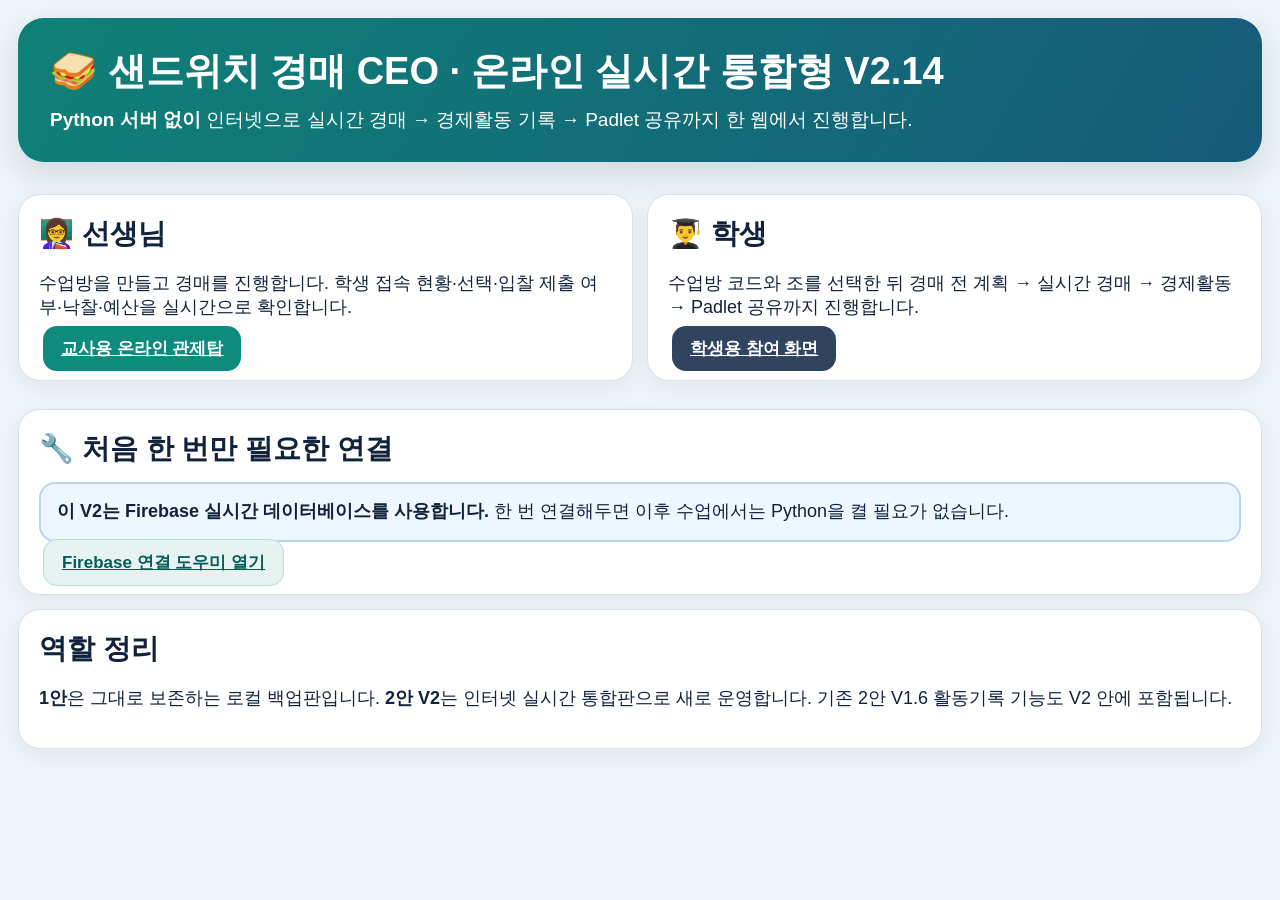
<file: index.html>
<!doctype html><html lang="ko"><head><meta charset="utf-8"><meta name="viewport" content="width=device-width,initial-scale=1"><title>샌드위치 경매 CEO · 온라인 실시간 통합형</title><link rel="stylesheet" href="style.css"></head><body><div class="wrap"><div class="hero"><h1>🥪 샌드위치 경매 CEO · 온라인 실시간 통합형 V2.14</h1><p><b>Python 서버 없이</b> 인터넷으로 실시간 경매 → 경제활동 기록 → Padlet 공유까지 한 웹에서 진행합니다.</p></div><div class="grid"><div class="card"><h2>👩‍🏫 선생님</h2><p>수업방을 만들고 경매를 진행합니다. 학생 접속 현황·선택·입찰 제출 여부·낙찰·예산을 실시간으로 확인합니다.</p><a class="btn" href="teacher.html">교사용 온라인 관제탑</a></div><div class="card"><h2>👨‍🎓 학생</h2><p>수업방 코드와 조를 선택한 뒤 경매 전 계획 → 실시간 경매 → 경제활동 → Padlet 공유까지 진행합니다.</p><a class="btn secondary" href="student.html">학생용 참여 화면</a></div></div><div class="card"><h2>🔧 처음 한 번만 필요한 연결</h2><div class="notice"><b>이 V2는 Firebase 실시간 데이터베이스를 사용합니다.</b> 한 번 연결해두면 이후 수업에서는 Python을 켤 필요가 없습니다.</div><a class="btn light" href="firebase-setup.html">Firebase 연결 도우미 열기</a></div><div class="card"><h2>역할 정리</h2><p><b>1안</b>은 그대로 보존하는 로컬 백업판입니다. <b>2안 V2</b>는 인터넷 실시간 통합판으로 새로 운영합니다. 기존 2안 V1.6 활동기록 기능도 V2 안에 포함됩니다.</p></div></div></body></html>
</file>
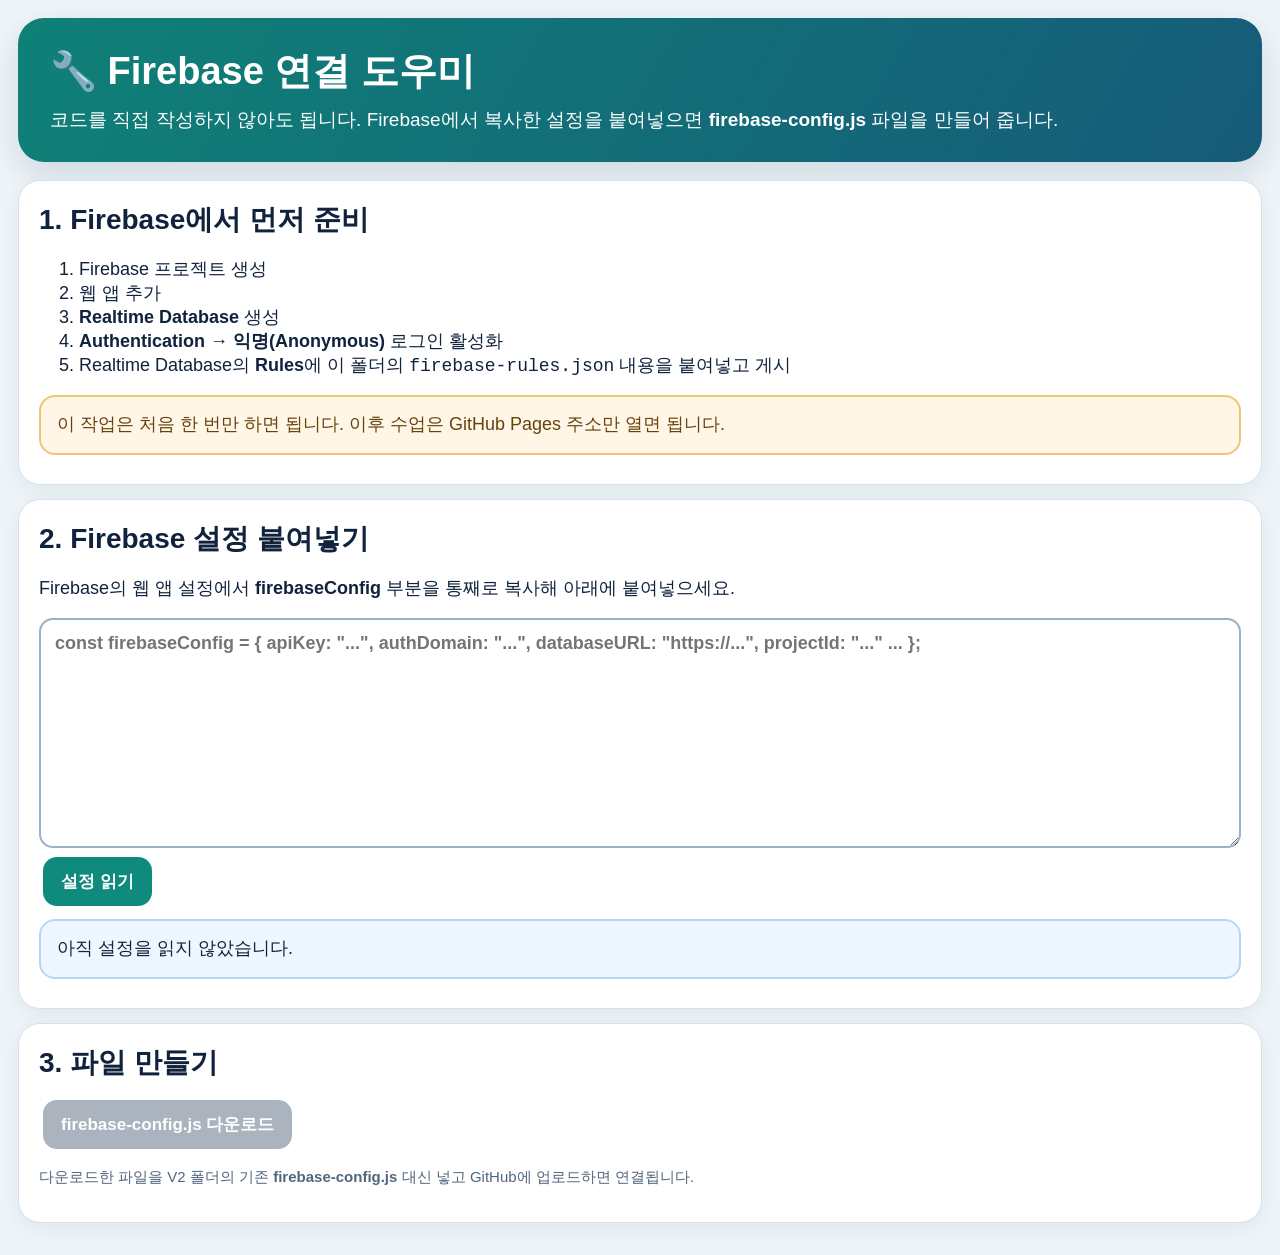
<file: firebase-setup.html>
<!doctype html><html lang="ko"><head><meta charset="utf-8"><meta name="viewport" content="width=device-width,initial-scale=1"><title>Firebase 연결 도우미</title><link rel="stylesheet" href="style.css"></head><body><div class="wrap"><div class="hero"><h1>🔧 Firebase 연결 도우미</h1><p>코드를 직접 작성하지 않아도 됩니다. Firebase에서 복사한 설정을 붙여넣으면 <b>firebase-config.js</b> 파일을 만들어 줍니다.</p></div><div class="card"><h2>1. Firebase에서 먼저 준비</h2><ol><li>Firebase 프로젝트 생성</li><li>웹 앱 추가</li><li><b>Realtime Database</b> 생성</li><li><b>Authentication → 익명(Anonymous)</b> 로그인 활성화</li><li>Realtime Database의 <b>Rules</b>에 이 폴더의 <code>firebase-rules.json</code> 내용을 붙여넣고 게시</li></ol><div class="warnbox">이 작업은 처음 한 번만 하면 됩니다. 이후 수업은 GitHub Pages 주소만 열면 됩니다.</div></div><div class="card"><h2>2. Firebase 설정 붙여넣기</h2><p>Firebase의 웹 앱 설정에서 <b>firebaseConfig</b> 부분을 통째로 복사해 아래에 붙여넣으세요.</p><textarea id="src" style="min-height:230px" placeholder='const firebaseConfig = { apiKey: "...", authDomain: "...", databaseURL: "https://...", projectId: "..." ... };'></textarea><button id="make" class="btn">설정 읽기</button><div id="result" class="notice">아직 설정을 읽지 않았습니다.</div></div><div class="card"><h2>3. 파일 만들기</h2><button id="download" class="btn secondary" disabled>firebase-config.js 다운로드</button><p class="muted">다운로드한 파일을 V2 폴더의 기존 <b>firebase-config.js</b> 대신 넣고 GitHub에 업로드하면 연결됩니다.</p></div></div><script>
let parsed=null;const r=document.querySelector('#result');
document.querySelector('#make').onclick=()=>{try{const s=document.querySelector('#src').value;const m=s.match(/\{[\s\S]*\}/);if(!m)throw new Error('중괄호 { } 안의 설정을 찾지 못했습니다.');let body=m[0].replace(/([A-Za-z0-9_]+)\s*:/g,'"$1":').replace(/'/g,'"').replace(/,\s*}/,'}');parsed=JSON.parse(body);if(!parsed.apiKey||!parsed.projectId||!parsed.databaseURL)throw new Error('apiKey / projectId / databaseURL이 모두 필요합니다.');r.className='okbox';r.innerHTML='<b>✅ 설정을 읽었습니다.</b><br>프로젝트: '+parsed.projectId+'<br>Database: '+parsed.databaseURL;document.querySelector('#download').disabled=false}catch(e){r.className='warnbox';r.textContent='설정 읽기 실패: '+e.message}};
document.querySelector('#download').onclick=()=>{if(!parsed)return;const text='// 자동 생성된 Firebase 설정\nwindow.SANDWICH_FIREBASE_CONFIG = '+JSON.stringify(parsed,null,2)+';\n';const b=new Blob([text],{type:'text/javascript'}),a=document.createElement('a');a.href=URL.createObjectURL(b);a.download='firebase-config.js';a.click();setTimeout(()=>URL.revokeObjectURL(a.href),1000)};
</script></body></html>
</file>
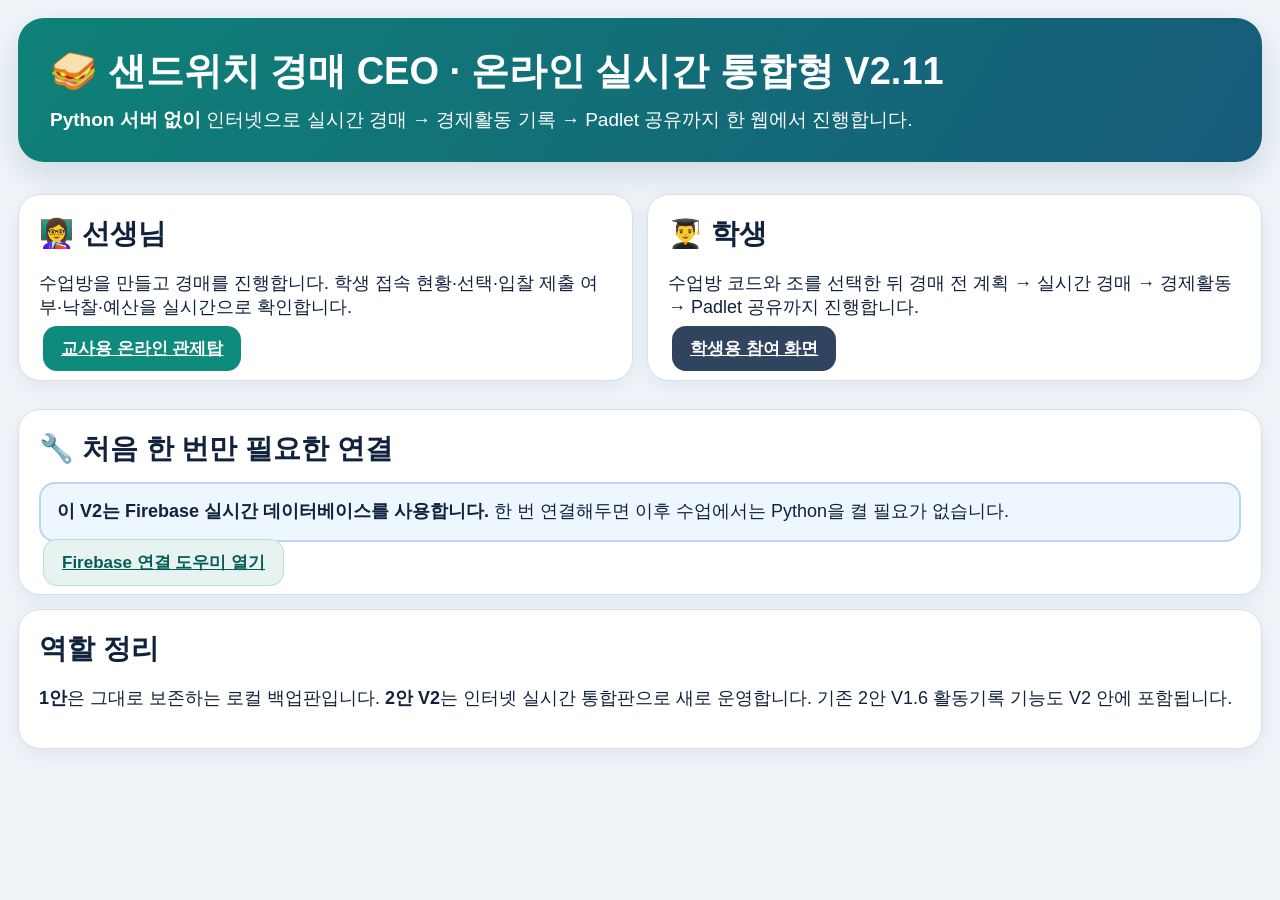
<file: index_v2_13_backup.html>
<!doctype html><html lang="ko"><head><meta charset="utf-8"><meta name="viewport" content="width=device-width,initial-scale=1"><title>샌드위치 경매 CEO · 온라인 실시간 통합형</title><link rel="stylesheet" href="style.css"></head><body><div class="wrap"><div class="hero"><h1>🥪 샌드위치 경매 CEO · 온라인 실시간 통합형 V2.11</h1><p><b>Python 서버 없이</b> 인터넷으로 실시간 경매 → 경제활동 기록 → Padlet 공유까지 한 웹에서 진행합니다.</p></div><div class="grid"><div class="card"><h2>👩‍🏫 선생님</h2><p>수업방을 만들고 경매를 진행합니다. 학생 접속 현황·선택·입찰 제출 여부·낙찰·예산을 실시간으로 확인합니다.</p><a class="btn" href="teacher.html">교사용 온라인 관제탑</a></div><div class="card"><h2>👨‍🎓 학생</h2><p>수업방 코드와 조를 선택한 뒤 경매 전 계획 → 실시간 경매 → 경제활동 → Padlet 공유까지 진행합니다.</p><a class="btn secondary" href="student.html">학생용 참여 화면</a></div></div><div class="card"><h2>🔧 처음 한 번만 필요한 연결</h2><div class="notice"><b>이 V2는 Firebase 실시간 데이터베이스를 사용합니다.</b> 한 번 연결해두면 이후 수업에서는 Python을 켤 필요가 없습니다.</div><a class="btn light" href="firebase-setup.html">Firebase 연결 도우미 열기</a></div><div class="card"><h2>역할 정리</h2><p><b>1안</b>은 그대로 보존하는 로컬 백업판입니다. <b>2안 V2</b>는 인터넷 실시간 통합판으로 새로 운영합니다. 기존 2안 V1.6 활동기록 기능도 V2 안에 포함됩니다.</p></div></div></body></html>
</file>
<file: style.css>
:root{--bg:#eef4f8;--ink:#10223c;--muted:#51657e;--brand:#0f8b7d;--brand2:#0c5c66;--panel:#fff;--line:#cdd9e7;--green:#0f8b61;--red:#d64545;--orange:#f59e0b;--yellow:#f6cf57;--blue:#2f6fed;--dark:#09243a}*{box-sizing:border-box}body{margin:0;font-family:Arial,'Malgun Gothic','Noto Sans KR',sans-serif;background:var(--bg);color:var(--ink);font-size:18px}.wrap{max-width:1500px;margin:auto;padding:18px}.hero{background:linear-gradient(120deg,#0f8177,#165b79);color:#fff;border-radius:26px;padding:28px 32px;margin-bottom:18px;box-shadow:0 12px 30px rgba(18,62,91,.14)}.hero h1{margin:0 0 8px;font-size:38px}.hero p{margin:0;font-size:19px;line-height:1.55}.card{background:var(--panel);border:1px solid #d7e0ea;border-radius:22px;padding:20px;margin:14px 0;box-shadow:0 6px 22px rgba(15,46,72,.06)}.card h2{font-size:28px;margin:0 0 14px}.card h3{font-size:22px;margin:12px 0}.grid{display:grid;grid-template-columns:repeat(2,minmax(0,1fr));gap:14px}.grid3{display:grid;grid-template-columns:repeat(3,minmax(0,1fr));gap:12px}.teams{display:grid;grid-template-columns:repeat(5,minmax(0,1fr));gap:10px}.team{border:2px solid #d6e2ef;border-radius:16px;padding:13px;background:#fbfdff}.team strong{font-size:20px}.team.ok{border-color:#87d6b4;background:#f0fbf6}.team.warn{border-color:#f0c36f;background:#fff9eb}.items{display:grid;grid-template-columns:repeat(3,minmax(0,1fr));gap:10px}.item{border:2px solid #d6e0eb;border-radius:16px;padding:14px;background:#fbfdff}.item.contested{border-color:#f3a442;background:#fff7e8}.item.sold{opacity:.5}.field label{display:block;font-weight:900;margin:4px 0 7px;font-size:17px}.input,select,textarea{width:100%;border:2px solid #9db0c8;border-radius:14px;padding:13px 14px;font-size:18px;color:#081b32;background:#fff;font-weight:700}.input:focus,select:focus,textarea:focus{outline:none;border-color:var(--brand);box-shadow:0 0 0 4px rgba(15,139,125,.13)}textarea{min-height:110px;resize:vertical;font-family:inherit}.btn{border:0;border-radius:14px;padding:13px 18px;font-size:17px;font-weight:900;cursor:pointer;margin:4px;background:var(--brand);color:#fff}.btn:hover{filter:brightness(.97)}.btn:disabled{opacity:.4;cursor:not-allowed}.btn.secondary{background:#30445f}.btn.light{background:#e6f3f1;color:#075d55;border:1px solid #b8ded9}.btn.warn{background:#f59e0b;color:#2b1c02}.btn.red{background:#d64545}.btn.blue{background:#2f6fed}.btn.dark{background:#142f4c}.pill{display:inline-block;border-radius:999px;padding:7px 11px;background:#e6edf5;margin:3px;font-size:14px;font-weight:800}.pill.ok{background:#dcfce7;color:#166534}.pill.warn{background:#fff3c4;color:#6b4b00}.pill.red{background:#fee2e2;color:#991b1b}.notice,.okbox,.warnbox{border-radius:16px;padding:14px 16px;margin:9px 0;line-height:1.55}.notice{background:#eef7ff;border:2px solid #b6d6f4}.okbox{background:#eaf9f1;border:2px solid #9eddbf;color:#174c35}.warnbox{background:#fff6e7;border:2px solid #efc477;color:#67430c}.linkbox{word-break:break-all;background:#f4f7fb;border:2px solid #ced9e7;border-radius:13px;padding:12px}.controls{display:flex;gap:7px;flex-wrap:wrap;align-items:center}.muted{color:var(--muted);font-size:15px}.money{font-size:26px;font-weight:900;color:#08786f}.timer{font-size:54px;font-weight:900;text-align:center;color:#a76500;margin:10px}.stage{font-size:23px;font-weight:900;color:#154e70}.result{font-size:24px;font-weight:900;color:#0b7b4e;text-align:center}.statusTable{width:100%;border-collapse:collapse}.statusTable th,.statusTable td{padding:9px;border-bottom:1px solid #dbe3ec;text-align:left}.tabs{display:flex;gap:8px;flex-wrap:wrap;margin:12px 0}.tab{border:0;border-radius:999px;padding:10px 14px;background:#e2e9f2;color:#2d4562;font-weight:900;font-size:15px;cursor:pointer}.tab.on{background:#0f857a;color:#fff}.choice{display:flex;gap:10px;flex-wrap:wrap}.check{display:inline-flex;gap:8px;align-items:center;border:2px solid #cdd9e7;border-radius:13px;padding:11px 13px;background:#fff;font-weight:800}.summary{white-space:pre-wrap;background:#0b2032;color:#f3fbff;border-radius:16px;padding:18px;line-height:1.7;font-size:16px}.topbar{display:flex;justify-content:space-between;gap:12px;flex-wrap:wrap;align-items:center}.badge{display:inline-flex;align-items:center;gap:7px;padding:8px 12px;border-radius:999px;background:#fff0d4;color:#7c5204;font-weight:900}.badge.on{background:#dcfce7;color:#166534}.sticky{position:sticky;bottom:0;background:rgba(238,244,248,.96);backdrop-filter:blur(6px);padding:10px 0;border-top:1px solid #cbd8e6;margin-top:14px}.hidden{display:none!important}.roomcode{font-size:36px;font-weight:900;letter-spacing:4px;color:#0c5c66}.auctionHero{border:2px solid #a5c6de;border-radius:18px;padding:16px;background:#f7fbff}.qr{background:#fff;padding:10px;border-radius:14px;display:inline-block}.dangerText{color:#b42318;font-weight:900}.successText{color:#08783f;font-weight:900}@media(max-width:950px){.grid,.grid3{grid-template-columns:1fr}.teams{grid-template-columns:repeat(2,minmax(0,1fr))}.items{grid-template-columns:repeat(2,minmax(0,1fr))}.hero h1{font-size:30px}}@media(max-width:620px){body{font-size:16px}.wrap{padding:10px}.teams,.items{grid-template-columns:1fr}.hero{padding:22px}.hero h1{font-size:25px}.card{padding:15px}.card h2{font-size:24px}.btn{font-size:16px}.input,select,textarea{font-size:16px}.roomcode{font-size:29px}}

.selectionCount{margin-top:6px;font-size:17px;font-weight:900;color:#0b5f75;background:#e8f7fb;border-radius:10px;padding:6px 9px;display:inline-block}
</file>
